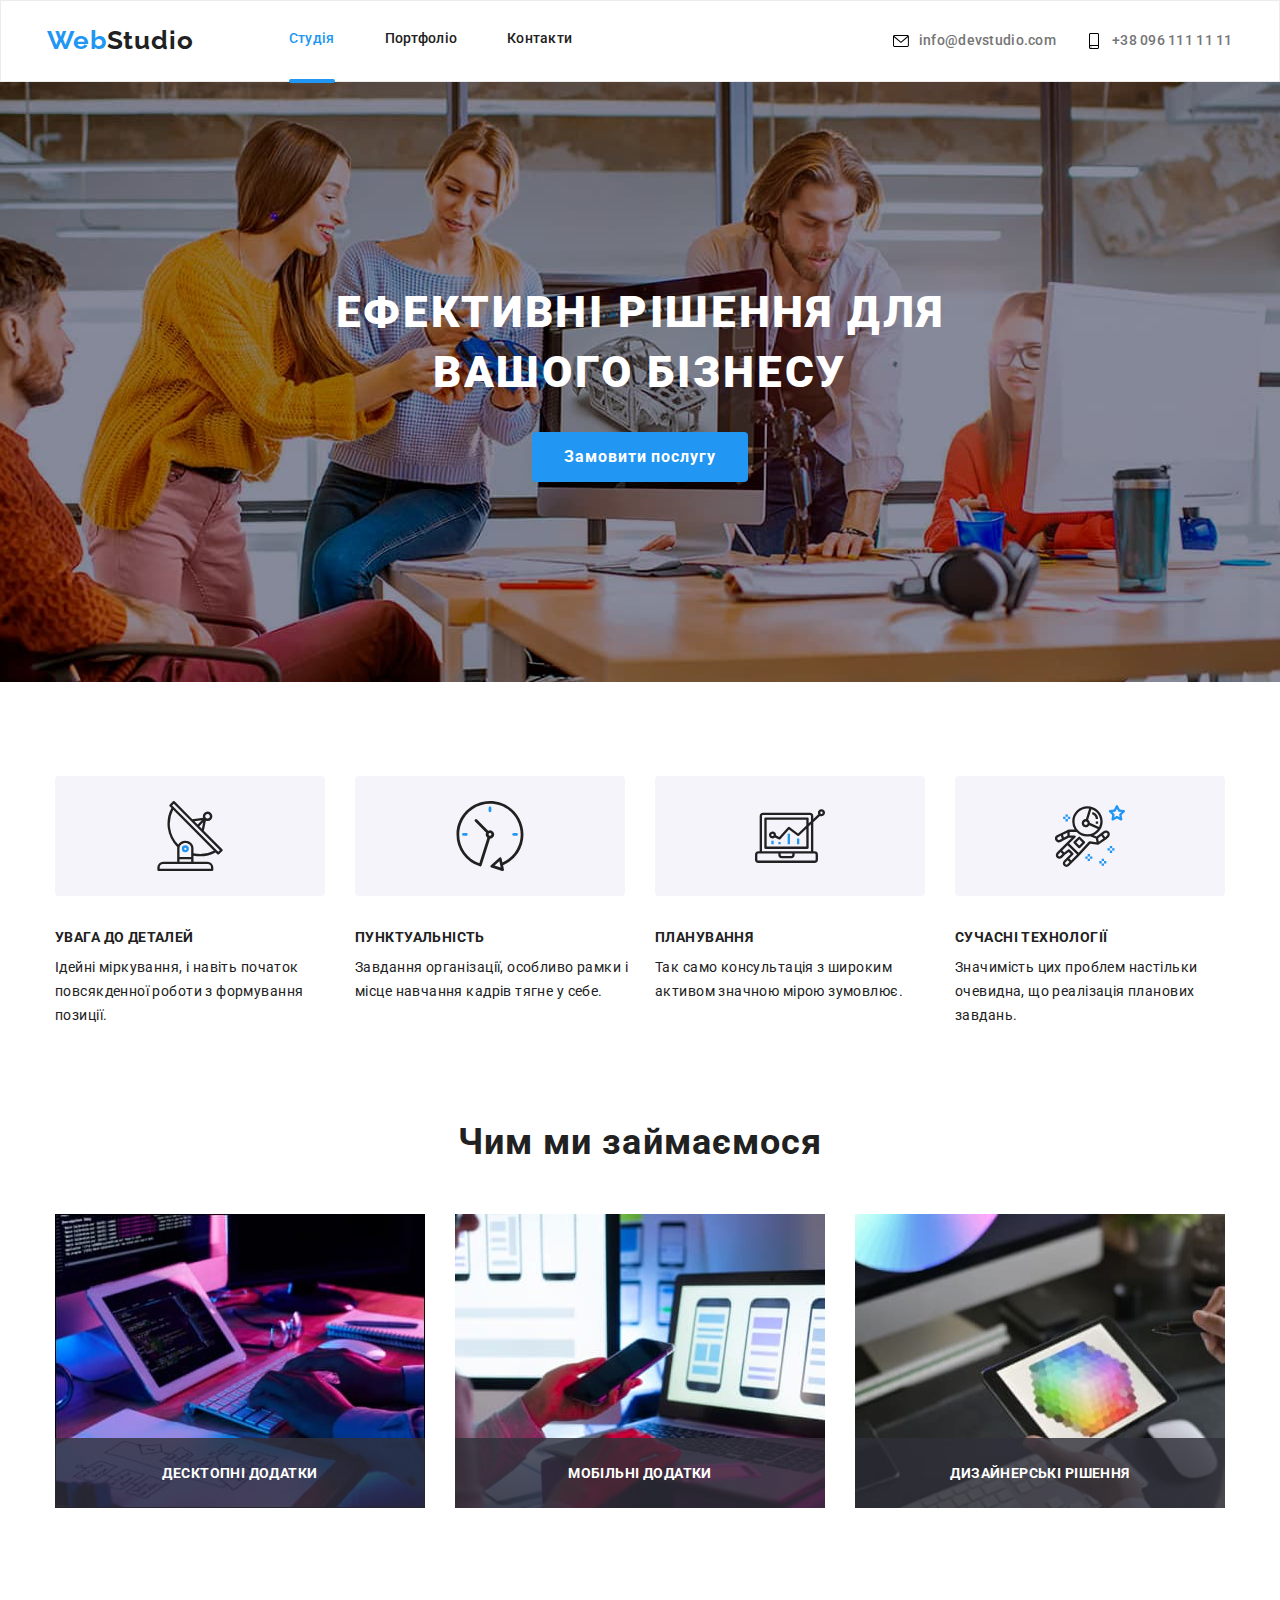
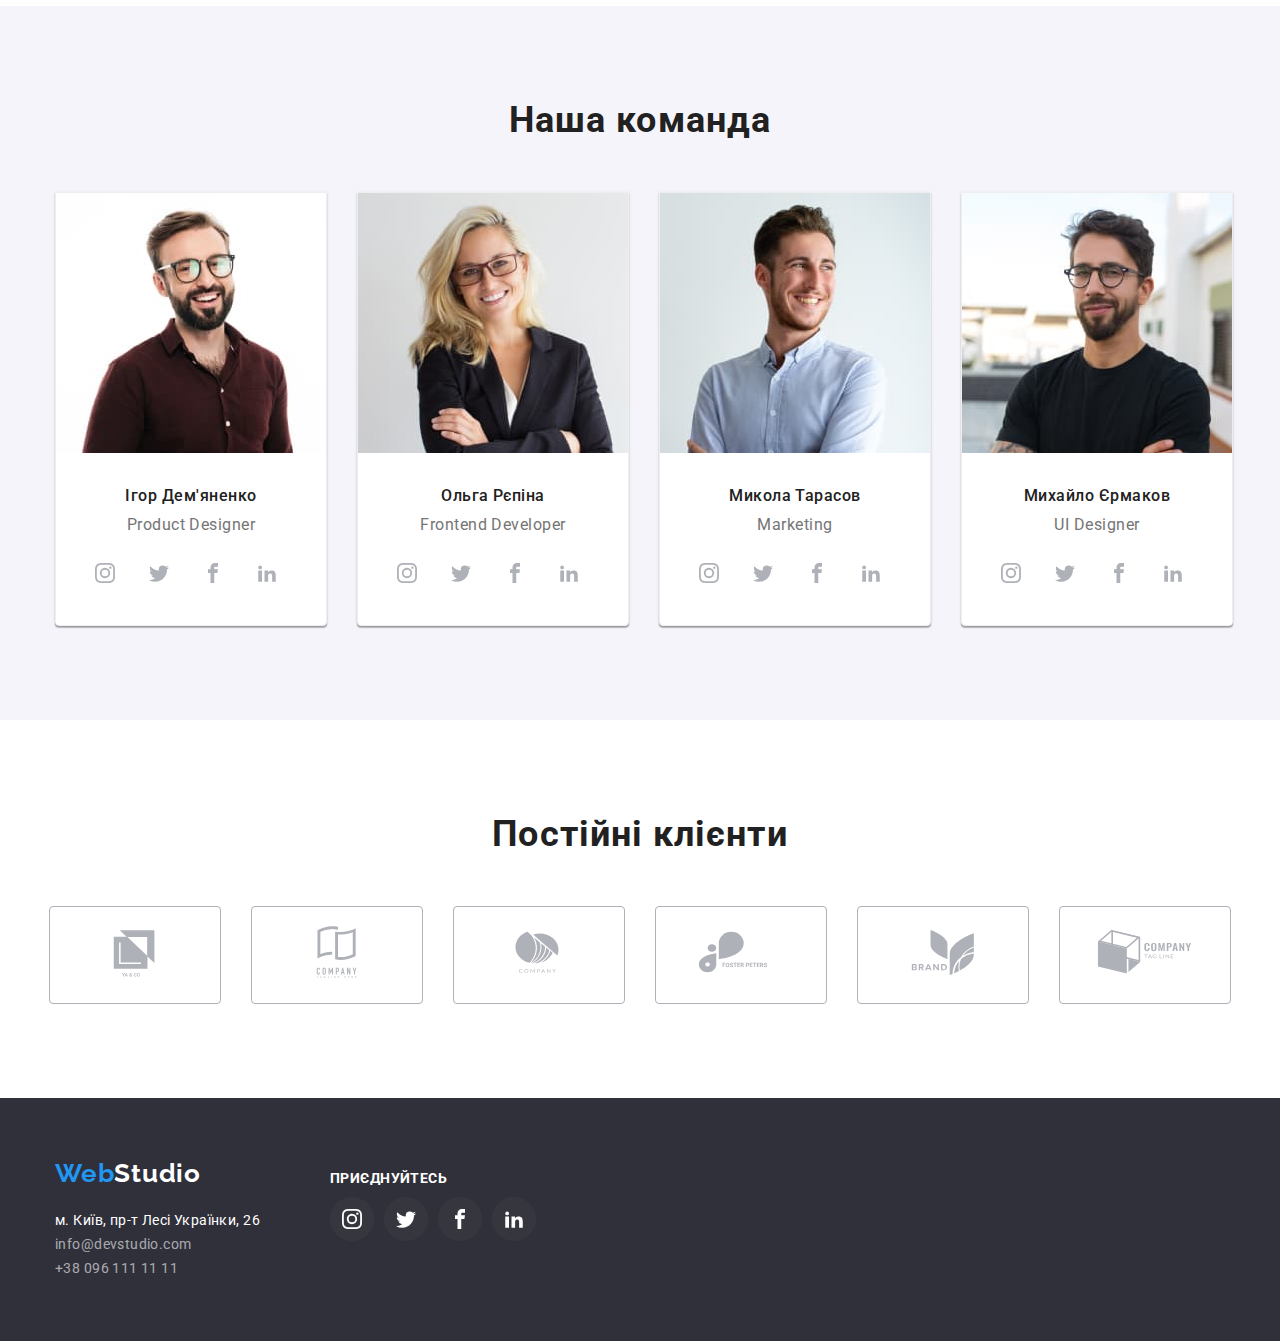
<file: index.html>
<!DOCTYPE html>
<html lang="uk">

<head>
  <meta charset="UTF-8" />
  <meta http-equiv="X-UA-Compatible" content="IE=edge" />
  <meta name="viewport" content="width=device-width, initial-scale=1.0" />
  <title>Студія</title>
  <link rel="preconnect" href="https://fonts.googleapis.com" />
  <link rel="preconnect" href="https://fonts.gstatic.com" crossorigin />
  <link href="https://fonts.googleapis.com/css2?family=Raleway:wght@700&family=Roboto:wght@400;500;700;900&display=swap"
    rel="stylesheet" />
  <link rel="stylesheet" href="https://cdnjs.cloudflare.com/ajax/libs/modern-normalize/1.1.0/modern-normalize.min.css">
  <link rel="stylesheet" href="./styles/styles.css" />

<body class="page">
  <!--Шапка-->
  <header class="page-header">
    <div class="container main-nav">
      <a href="/" class="logo"><span class="web-logo">Web</span>Studio</a>
      <nav class="site-nav">
        <ul class="site-nav-list">
          <li class="href"><a href="./index.html" class="link link-nav link-item">Студія</a></li>
          <li class="href"><a href="./portfolio.html" class="link link-nav">Портфоліо</a></li>
          <li class="href"><a href="#" class="link link-nav">Контакти</a></li>
        </ul>
      </nav>

      <nav class="contacts-nav">
        <ul class="contacts-nav-list">
          <li class="contact-nav">
            <a href="mailto:info@devstudio.com" class="link link-mail">
              <svg class="contact-button">
                <use href="./img/icons.svg#icon-letter">
                </use>
              </svg>info@devstudio.com</a>
          </li>
          <li class="contact-nav">
            <a href="tel:+380961111111" class="link link-tel">
              <svg class="contact-button">
                <use href="./img/icons.svg#icon-smartphone">
                </use>
              </svg>+38 096 111 11 11</a>
          </li>
        </ul>
      </nav>
    </div>

  </header>
  <main>
    <div>
      <!--Ефективність-->
      <section class="hero section-hero overlay">
        <h1 class="hero-title">ЕФЕКТИВНІ РІШЕННЯ ДЛЯ <br>ВАШОГО БІЗНЕСУ<br /></h1>
        <button data-modal-open type="button" class="button main-btn">Замовити послугу</button>
      </section>
    </div>

    <!--Переваги-->
    <section class="section">
      <div class="container">
        <h2 class="visually-hidden">Переваги</h2>
        <ul class="feature-list">
          <li class="feature-item">
            <svg class="feature-icon">
              <use href="./img/icons.svg#icon-antenna"></use>
            </svg>
            <h3 class="title">УВАГА ДО ДЕТАЛЕЙ</h3>
            <p class="feature">
              Ідейні міркування, і навіть початок повсякденної роботи з
              формування позиції.
            </p>
          </li>
          <li class="feature-item">
            <svg class="feature-icon">
              <use href="./img/icons.svg#icon-clock"></use>
            </svg>
            <h3 class="title">ПУНКТУАЛЬНІСТЬ</h3>
            <p class="feature">
              Завдання організації, особливо рамки і місце навчання кадрів тягне
              у себе.
            </p>
          </li>
          <li class="feature-item">
            <svg class="feature-icon">
              <use href="./img/icons.svg#icon-diagram"></use>
            </svg>
            <h3 class="title">ПЛАНУВАННЯ</h3>
            <p class="feature">
              Так само консультація з широким активом значною мірою зумовлює.
            </p>
          </li>
          <li class="feature-item">
            <svg class="feature-icon">
              <use href="./img/icons.svg#icon-astronaut"></use>
            </svg>
            <h3 class="title">СУЧАСНІ ТЕХНОЛОГІЇ</h3>
            <p class="feature">
              Значимість цих проблем настільки очевидна, що реалізація планових
              завдань.
            </p>
          </li>
        </ul>
      </div>
    </section>
    <!--Чим займаємося-->
    <section class="section-item">
      <div class="container">
        <h2 class="title-main">Чим ми займаємося</h2>
        <ul class="img-list">
          <li class="picture">
            <div class="app"><img src="./img/box1.jpg" alt="work hard" width="370" />
              <p class="product-action">Десктопні додатки</p>
            </div>
          </li>
          <li class="picture">
            <div class="app"><img src="./img/box2.jpg" alt="adaptation" width="370" />
              <p class="product-action">Мобільні додатки</p>
            </div>
          </li>
          <li class="picture">
            <div class="app"><img src="./img/box3.jpg" alt="paint" width="370" />
              <p class="product-action">Дизайнерські рішення</p>
            </div>
          </li>
        </ul>
      </div>

    </section>
    <!--Герої-->
    <section class="section section-team">
      <div class="container">
        <h2 class="title-main">Наша команда</h2>
        <ul class="team-list flex-team-list">
          <li class="flex-team">
            <img src="./img/img1.jpg" alt="Ігор Дем'яненко" width="270" />
            <h3 class="title-team">Ігор Дем'яненко</h3>
            <p class="position">Product Designer</p>
            <ul class="actions">
              <li><button class="icons"><svg class="button-icon">
                    <use href="./img/icons.svg#icon-instagram"></use>
                  </svg></button></li>
              <li><button class="icons"><svg class="button-icon">
                    <use href="./img/icons.svg#icon-twitter"></use>
                  </svg></button></li>
              <li><button class="icons"><svg class="button-icon">
                    <use href="./img/icons.svg#icon-facebook"></use>
                  </svg></button></li>
              <li><button class="icons"><svg class="button-icon">
                    <use href="./img/icons.svg#icon-linkedin2"></use>
                  </svg></button></li>
            </ul>
          </li>
          <li class="flex-team">
            <img src="./img/img2.jpg" alt="Ольга Рєпіна" width="270" />
            <h3 class="title-team">Ольга Рєпіна</h3>
            <p class="position">Frontend Developer</p>
            <ul class="actions">
              <li><button class="icons"><svg class="button-icon">
                    <use href="./img/icons.svg#icon-instagram"></use>
                  </svg></button></li>
              <li><button class="icons"><svg class="button-icon">
                    <use href="./img/icons.svg#icon-twitter"></use>
                  </svg></button></li>
              <li><button class="icons"><svg class="button-icon">
                    <use href="./img/icons.svg#icon-facebook"></use>
                  </svg></button></li>
              <li><button class="icons"><svg class="button-icon">
                    <use href="./img/icons.svg#icon-linkedin2"></use>
                  </svg></button></li>
            </ul>
          </li>
          <li class="flex-team">
            <img src="./img/img3.jpg" alt="Микола Тарасов" width="270" />
            <h3 class="title-team">Микола Тарасов</h3>
            <p class="position">Marketing</p>
            <ul class="actions">
              <li><button class="icons"><svg class="button-icon">
                    <use href="./img/icons.svg#icon-instagram"></use>
                  </svg></button></li>
              <li><button class="icons"><svg class="button-icon">
                    <use href="./img/icons.svg#icon-twitter"></use>
                  </svg></button></li>
              <li><button class="icons"><svg class="button-icon">
                    <use href="./img/icons.svg#icon-facebook"></use>
                  </svg></button></li>
              <li><button class="icons"><svg class="button-icon">
                    <use href="./img/icons.svg#icon-linkedin2"></use>
                  </svg></button></li>
            </ul>
          </li>
          <li class="flex-team">
            <img src="./img/img4.jpg" alt="Михайло Єрмаков" width="270" />
            <h3 class="title-team">Михайло Єрмаков</h3>
            <p class="position">UI Designer</p>
            <ul class="actions">
              <li><button class="icons"><svg class="button-icon">
                    <use href="./img/icons.svg#icon-instagram"></use>
                  </svg></button></li>
              <li><button class="icons"><svg class="button-icon">
                    <use href="./img/icons.svg#icon-twitter"></use>
                  </svg></button></li>
              <li><button class="icons"><svg class="button-icon">
                    <use href="./img/icons.svg#icon-facebook"></use>
                  </svg></button></li>
              <li><button class="icons"><svg class="button-icon">
                    <use href="./img/icons.svg#icon-linkedin2"></use>
                  </svg></button></li>
            </ul>
          </li>
        </ul>
      </div>
    </section>
    <section class="section">
      <div>
        <h2 class="title-main">Постійні клієнти</h2>
        <ul class="client-flex-list">
          <li class="client-flex">
            <button class="client">
              <svg class="client-item">
                <use href="./img/icons.svg#icon-client1"></use>
              </svg>
            </button>
          </li>
          <li class="client-flex">
            <button class="client">
              <svg class="client-item">
                <use href="./img/icons.svg#icon-client2"></use>
              </svg>
            </button>
          </li>
          <li class="client-flex">
            <button class="client">
              <svg class="client-item">
                <use href="./img/icons.svg#icon-client3"></use>
              </svg>
            </button>
          </li>
          <li class="client-flex">
            <button class="client">
              <svg class="client-item">
                <use href="./img/icons.svg#icon-client4"></use>
              </svg>
            </button>
          </li>
          <li class="client-flex">
            <button class="client">
              <svg class="client-item">
                <use href="./img/icons.svg#icon-client5"></use>
              </svg>
            </button>
          </li>
          <li class="client-flex">
            <button class="client">
              <svg class="client-item">
                <use href="./img/icons.svg#icon-client6"></use>
              </svg>
            </button>
          </li>
        </ul>
      </div>
    </section>
  </main>
  <!--Футер-->

  <footer class="footer">
    <div class="container container-footer">

      <div class="section-adress">
        <a href="/" class="logo-footer"><span class="web-logo-footer">Web</span>Studio</a>
        <address>
          <ul class="contact-list">
            <li>
              <a class="link link-adress" href="https://goo.gl/maps/u86BQ8VL1hd7ARaT9" target="_blank"
                rel="noopener noreferrer nofollow">м. Київ, пр-т Лесі Українки, 26</a>
            </li>
            <li>
              <a class="link link-contact" href="mailto:info@devstudio.com">info@devstudio.com</a>
            </li>
            <li>
              <a class="link link-contact" href="tel:+380961111111">+38 096 111 11 11</a>
            </li>
          </ul>
        </address>
      </div>
      <div class="social-media">
        <h2 class="title-social-media">приєднуйтесь</h2>
        <ul class="actions">
          <li><button class="btn-icon"><svg class="icon-footer">
                <use href="./img/icons.svg#icon-instagram"></use>
              </svg></button></li>
          <li><button class="btn-icon"><svg class="icon-footer">
                <use href="./img/icons.svg#icon-twitter"></use>
              </svg></button></li>
          <li><button class="btn-icon"><svg class="icon-footer">
                <use href="./img/icons.svg#icon-facebook"></use>
              </svg></button></li>
          <li><button class="btn-icon"><svg class="icon-footer">
                <use href="./img/icons.svg#icon-linkedin2"></use>
              </svg></button></li>
        </ul>
      </div>

    </div>
  </footer>
  <div data-modal class="backdrop is-hidden">
    <div class="modal">
      <p></p>
      <button data-modal-close class="closeModal btn-closeModal"><svg>
          <use href="./img/icons.svg#icon-close-black"></use>
        </svg></button>
    </div>
  </div>
  <script src="./js/modal.js"></script>
</body>

</html>
</file>
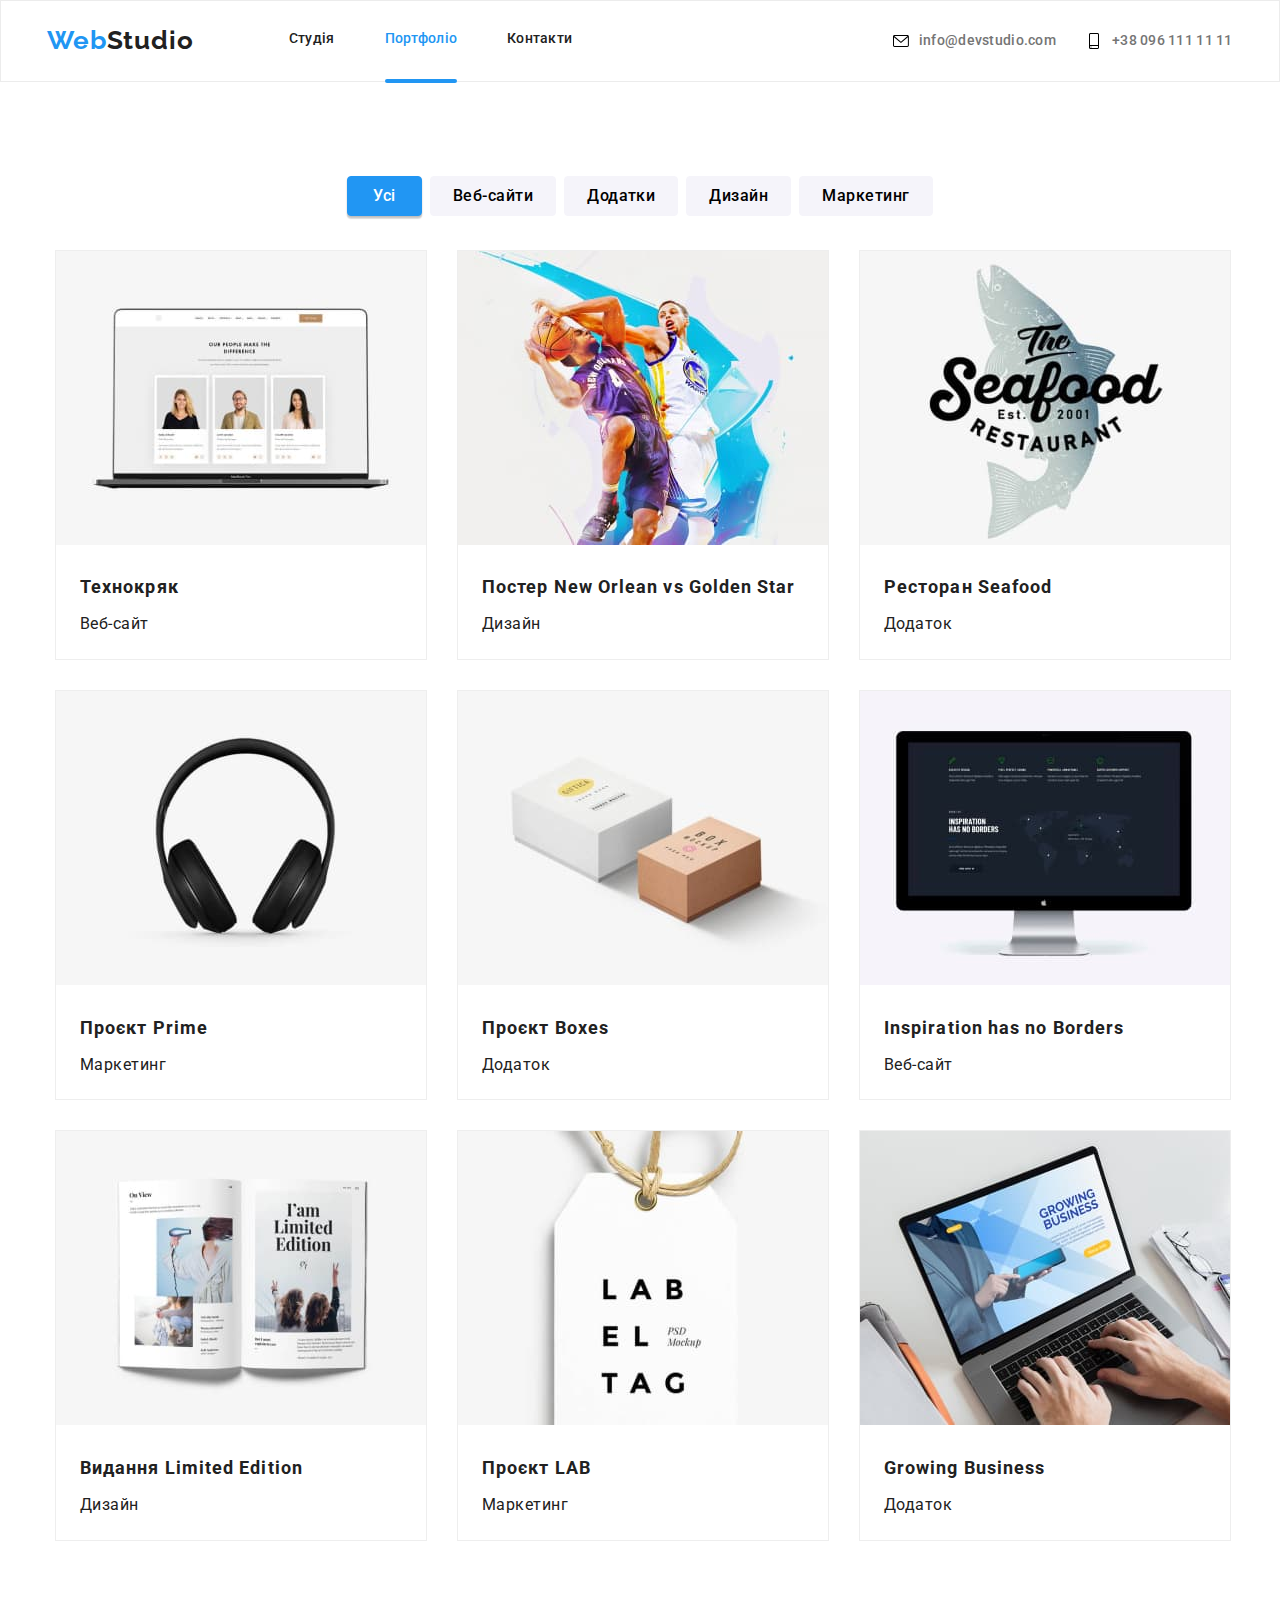
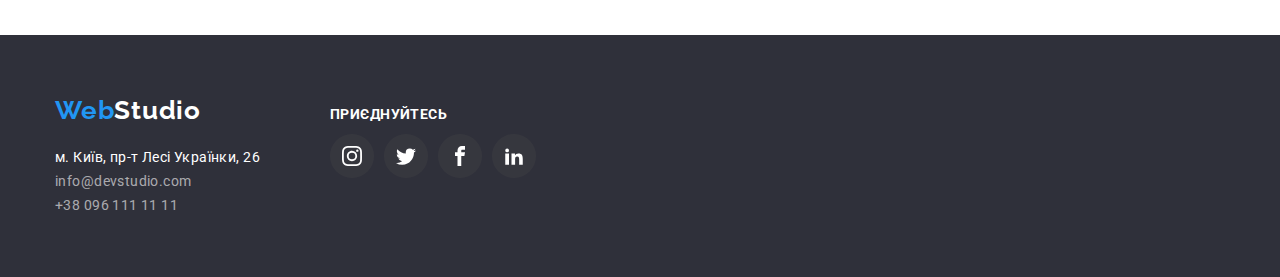
<file: portfolio.html>
<!DOCTYPE html>
<html lang="uk">

<head>
  <meta charset="UTF-8" />
  <meta http-equiv="X-UA-Compatible" content="IE=edge" />
  <meta name="viewport" content="width=device-width, initial-scale=1.0" />
  <title>Портфоліо</title>
  <link rel="preconnect" href="https://fonts.googleapis.com" />
  <link rel="preconnect" href="https://fonts.gstatic.com" crossorigin />
  <link href="https://fonts.googleapis.com/css2?family=Raleway:wght@700&family=Roboto:wght@400;500;700;900&display=swap"
    rel="stylesheet" />
  <link rel="stylesheet"
    href="https://cdnjs.cloudflare.com/ajax/libs/modern-normalize/1.1.0/modern-normalize.min.css" />
  <link rel="stylesheet" href="./styles/styles.css" />
</head>

<body class="page">
  <!--Шапка-->
  <header class="page-header">
    <div class="container main-nav">
      <a href="/" class="logo"><span class="web-logo">Web</span>Studio</a>
      <nav class="site-nav">
        <ul class="site-nav-list">
          <li class="href"><a href="./index.html" class="link link-nav">Студія</a></li>
          <li class="href"><a href="./portfolio.html" class="link link-nav link-item">Портфоліо</a></li>
          <li class="href"><a href="#" class="link link-nav">Контакти</a></li>
        </ul>
      </nav>

      <nav class="contacts-nav">
        <ul class="contacts-nav-list">
          <li class="contact-nav">
            <a href="mailto:info@devstudio.com" class="link link-mail">
              <svg class="contact-button">
                <use href="./img/icons.svg#icon-letter">
                </use>
              </svg>info@devstudio.com</a>
          </li>
          <li class="contact-nav">
            <a href="tel:+380961111111" class="link link-tel">
              <svg class="contact-button">
                <use href="./img/icons.svg#icon-smartphone">
                </use>
              </svg>+38 096 111 11 11</a>
          </li>
        </ul>
      </nav>
    </div>
  </header>
  <main>
    <section class="section">
      <div>
        <div>
          <div class="container">
            <h2 class="visually-hidden">
              <!--Перехід на проєкти-->
            </h2>
            <ul class="button-list">
              <li><button type="button" class="button btn-text btn-primary">Усі</button></li>
              <li>
                <button type="button" class="button btn-text btn-secondary">Веб-сайти</button>
              </li>
              <li>
                <button type="button" class="button btn-text btn-secondary">Додатки</button>
              </li>
              <li>
                <button type="button" class="button btn-text btn-secondary">Дизайн</button>
              </li>
              <li>
                <button type="button" class="button btn-text btn-secondary">Маркетинг</button>
              </li>
            </ul>
          </div>
          <!--Projects-->
          <div class="container">
            <h2 class="visually-hidden">
              <!--Фото проєктів-->
            </h2>
            <ul class="work-list flex-container">
              <li class="flex-element">
                <a>
                  <div class="portfolio-item"><img src="./img/portfolio1.jpg" alt="portfolio1" width="370" />
                    <p class="portfolio-action">Ресурс пропонує комплексні пропозиції з різним рівнем функціоналу та
                      сервісів. Все це дозволить відвідувачу отримати вичерпні відомості про компанію чи приватну особу.
                    </p>
                  </div>
                  <div class="flex-inside">
                    <h3 class="title-project">Технокряк</h3>
                    <p class="type">Веб-сайт</p>
                  </div>
                </a>
              </li>
              <li class="flex-element">
                <a>
                  <div class="portfolio-item"><img src="./img/portfolio2.jpg" alt="portfolio2" width="370" />
                    <p class="portfolio-action">Ресурс пропонує комплексні пропозиції з різним рівнем функціоналу та
                      сервісів. Все це дозволить відвідувачу отримати вичерпні відомості про компанію чи приватну особу.
                    </p>
                  </div>
                  <div class="flex-inside">
                    <h3 class="title-project">Постер New Orlean vs Golden Star</h3>
                    <p class="type">Дизайн</p>
                  </div>
                </a>
              </li>
              <li class="flex-element">
                <a>
                  <div class="portfolio-item"><img src="./img/portfolio3.jpg" alt="portfolio3" width="370" />
                    <p class="portfolio-action">Ресурс пропонує комплексні пропозиції з різним рівнем функціоналу та
                      сервісів. Все це дозволить відвідувачу отримати вичерпні відомості про компанію чи приватну особу.
                    </p>
                  </div>
                  <div class="flex-inside">
                    <h3 class="title-project">Ресторан Seafood</h3>
                    <p class="type">Додаток</p>
                  </div>
                </a>
              </li>
              <li class="flex-element">
                <a>
                  <div class="portfolio-item"><img src="./img/portfolio4.jpg" alt="portfolio4" width="370" />
                    <p class="portfolio-action">Ресурс пропонує комплексні пропозиції з різним рівнем функціоналу та
                      сервісів. Все це дозволить відвідувачу отримати вичерпні відомості про компанію чи приватну особу.
                    </p>
                  </div>
                  <div class="flex-inside">
                    <h3 class="title-project">Проєкт Prime</h3>
                    <p class="type">Маркетинг</p>
                  </div>
                </a>
              </li>
              <li class="flex-element">
                <a>
                  <div class="portfolio-item"><img src="./img/portfolio5.jpg" alt="portfolio5" width="370" />
                    <p class="portfolio-action">Ресурс пропонує комплексні пропозиції з різним рівнем функціоналу та
                      сервісів. Все це дозволить відвідувачу отримати вичерпні відомості про компанію чи приватну особу.
                    </p>
                  </div>
                  <div class="flex-inside">
                    <h3 class="title-project">Проєкт Boxes</h3>
                    <p class="type">Додаток</p>
                  </div>
                </a>
              </li>
              <li class="flex-element">
                <a>
                  <div class="portfolio-item"><img src="./img/portfolio6.jpg" alt="portfolio6" width="370" />
                    <p class="portfolio-action">Ресурс пропонує комплексні пропозиції з різним рівнем функціоналу та
                      сервісів. Все це дозволить відвідувачу отримати вичерпні відомості про компанію чи приватну особу.
                    </p>
                  </div>
                  <div class="flex-inside">
                    <h3 class="title-project">Inspiration has no Borders</h3>
                    <p class="type">Веб-сайт</p>
                  </div>
                </a>
              </li>
              <li class="flex-element">
                <a>
                  <div class="portfolio-item"><img src="./img/portfolio7.jpg" alt="portfolio7" width="370" />
                    <p class="portfolio-action">Ресурс пропонує комплексні пропозиції з різним рівнем функціоналу та
                      сервісів. Все це дозволить відвідувачу отримати вичерпні відомості про компанію чи приватну особу.
                    </p>
                  </div>
                  <div class="flex-inside">
                    <h3 class="title-project">Видання Limited Edition</h3>
                    <p class="type">Дизайн</p>
                  </div>
                </a>
              </li>
              <li class="flex-element">
                <a>
                  <div class="portfolio-item"><img src="./img/portfolio8.jpg" alt="portfolio8" width="370" />
                    <p class="portfolio-action">Ресурс пропонує комплексні пропозиції з різним рівнем функціоналу та
                      сервісів. Все це дозволить відвідувачу отримати вичерпні відомості про компанію чи приватну особу.
                    </p>
                  </div>
                  <div class="flex-inside">
                    <h3 class="title-project">Проєкт LAB</h3>
                    <p class="type">Маркетинг</p>
                  </div>
                </a>
              </li>
              <li class="flex-element">
                <a>
                  <div class="portfolio-item"><img src="./img/portfolio9.jpg" alt="portfolio9" width="370" />
                    <p class="portfolio-action">Ресурс пропонує комплексні пропозиції з різним рівнем функціоналу та
                      сервісів. Все це дозволить відвідувачу отримати вичерпні відомості про компанію чи приватну особу.
                    </p>
                  </div>
                  <div class="flex-inside">
                    <h3 class="title-project">Growing Business</h3>
                    <p class="type">Додаток</p>
                  </div>
                </a>
              </li>
            </ul>
          </div>
        </div>
    </section>
    </div>

  </main>
  <!--Футер-->

  <footer class="footer">
    <div class="container container-footer">

      <div class="section-adress">
        <a href="/" class="logo-footer"><span class="web-logo-footer">Web</span>Studio</a>
        <address>
          <ul class="contact-list">
            <li>
              <a class="link link-adress" href="https://goo.gl/maps/u86BQ8VL1hd7ARaT9" target="_blank"
                rel="noopener noreferrer nofollow">м. Київ, пр-т Лесі Українки, 26</a>
            </li>
            <li>
              <a class="link link-contact" href="mailto:info@devstudio.com">info@devstudio.com</a>
            </li>
            <li>
              <a class="link link-contact" href="tel:+380961111111">+38 096 111 11 11</a>
            </li>
          </ul>
        </address>
      </div>
      <div class="social-media">
        <h2 class="title-social-media">приєднуйтесь</h2>
        <ul class="actions">
          <li><button class="btn-icon"><svg class="icon-footer">
                <use href="./img/icons.svg#icon-instagram"></use>
              </svg></button></li>
          <li><button class="btn-icon"><svg class="icon-footer">
                <use href="./img/icons.svg#icon-twitter"></use>
              </svg></button></li>
          <li><button class="btn-icon"><svg class="icon-footer">
                <use href="./img/icons.svg#icon-facebook"></use>
              </svg></button></li>
          <li><button class="btn-icon"><svg class="icon-footer">
                <use href="./img/icons.svg#icon-linkedin2"></use>
              </svg></button></li>
        </ul>
      </div>
  </footer>
</body>

</html>
</file>
<file: styles/styles.css>
.page {
    background-color: #ffffff;
    color: #212121;
    font-family: Roboto, Raleway, sans-serif;
}

.visually-hidden {
    position: absolute;
    white-space: nowrap;
    width: 1px;
    height: 1px;
    overflow: hidden;
    border: 0;
    padding: 0;
    clip: rect(0 0 0 0);
    clip-path: inset(50%);
    margin: -1px;
    margin-top: 0;
}

/*логотип текст хедер-футер*/
.logo {
    font-family: Raleway;
    color: #212121;
    font-weight: 700;
    font-size: 26px;
    line-height: 1.19;
    letter-spacing: 0.03em;
    margin-top: 24px;
    margin-bottom: 25px;
    transition-property: color;
    transition-duration: 250ms;
    transition-timing-function: cubic-bezier(0.4, 0, 0.2, 1);
}

.logo-footer {
    margin-top: 0;
    margin-bottom: 0;
    font-family: Raleway;
    color: #ffffff;
    font-weight: 700;
    font-size: 26px;
    line-height: 1.19;
    letter-spacing: 0.03em;
    transition-property: color;
    transition-duration: 250ms;
    transition-timing-function: cubic-bezier(0.4, 0, 0.2, 1);
}

.logo-footer:hover,
.web-logo,
.web-logo-footer,
.logo:hover {
    color: #2196f3;
}

/*шрифты*/
.site-nav-list,
.contacts-nav-list {
    font-weight: 500;
    font-size: 14px;
    line-height: 1.14;
    letter-spacing: 0.02em;
    transition-property: color;
    transition-duration: 250ms;
    transition-timing-function: cubic-bezier(0.4, 0, 0.2, 1);
}

.contact-list {
    font-size: 14px;
    line-height: 1.71;
    letter-spacing: 0.03em;
    transition-property: color;
    transition-duration: 250ms;
    transition-timing-function: cubic-bezier(0.4, 0, 0.2, 1);
}

.title {
    margin-top: 0;
    margin-bottom: 10px;
    font-weight: 700;
    font-size: 14px;
    line-height: 1.14;
    letter-spacing: 0.03em;
    text-transform: uppercase;
}

.title-main {
    margin-top: 0;
    margin-bottom: 50px;
    font-weight: 700;
    font-size: 36px;
    line-height: 1.16;
    text-align: center;
    letter-spacing: 0.03em;
}

.title-team {
    margin-top: 30px;
    margin-bottom: 10px;
    font-weight: 500;
    font-size: 16px;
    line-height: 1.18;
    text-align: center;
    letter-spacing: 0.03em;
}

.position {
    margin-top: 0;
    margin-bottom: 16px;
    font-size: 16px;
    line-height: 1.18;
    text-align: center;
    letter-spacing: 0.03em;
}

.feature,
.contact-list {
    margin-top: 0;
    margin-bottom: 0;
    font-size: 14px;
    line-height: 1.71;
    letter-spacing: 0.03em;
    font-style: normal;
}

.link-nav,
.link-mail,
.link-tel {
    font-weight: 500;
    font-size: 14px;
    line-height: 1.14;
    letter-spacing: 0.02em;
}

.btn-text {
    font-weight: 500;
    font-size: 16px;
    line-height: 1.62;
    text-align: center;
    letter-spacing: 0.03em;
}

.title-project {
    margin-top: 20px;
    margin-bottom: 4px;
    font-weight: 700;
    font-size: 18px;
    line-height: 2;
    letter-spacing: 0.06em;
}

.type {
    margin-top: 0;
    margin-bottom: 0;
    font-size: 16px;
    line-height: 1.87;
    letter-spacing: 0.03em;
}

/*точки в списке и подчеркивание в ссылках*/
ul {
    padding: 0;
    margin: 0;
    list-style: none;
}

a {
    text-decoration: none;
}

/*фокус и выделение в хедер и футер*/
.site-nav .link:hover,
.site-nav .link:focus,
.contacts-nav .link:hover,
.contacts-nav .link:focus,
.contact-list .link:hover,
.contact-list .link:focus {
    color: #2196f3;
    transition-property: color;
    transition-duration: 250ms;
    transition-timing-function: cubic-bezier(0.4, 0, 0.2, 1);
}

.contact-list .link:active,
.contacts-nav .link:active {
    color: red;
}

.link-contact {
    color: rgba(255, 255, 255, 0.6);
    transition-property: color;
    transition-duration: 250ms;
    transition-timing-function: cubic-bezier(0.4, 0, 0.2, 1);
}

.link-tel {
    color: #757575;
    transition-property: #757575;
    transition-duration: 250ms;
    transition-timing-function: cubic-bezier(0.4, 0, 0.2, 1);
}

.link-mail {
    color: #2196f3;
    transition-property: #757575;
    transition-duration: 250ms;
    transition-timing-function: cubic-bezier(0.4, 0, 0.2, 1);
}

.link-nav {
    color: #212121;
    transition-property: color;
    transition-duration: 250ms;
    transition-timing-function: cubic-bezier(0.4, 0, 0.2, 1);
}

.position {
    color: #757575;
}

/*hero*/
.hero {
    display: block;
    background-color: #2f303a;
    text-align: center;

    padding-bottom: 200px;
}

.hero-title {
    margin-top: 0;
    margin-bottom: 30px;
    font-weight: 900;
    font-size: 44px;
    line-height: 60px;
    text-align: center;
    letter-spacing: 0.06em;
    text-transform: uppercase;
}

.section-hero {
    padding-top: 200px;
    padding-bottom: 200px;
}

.hero-title,
.link-adress {
    color: #ffffff;
}

/*кнопки*/
.button {
    cursor: pointer;
    transition-property: background-color;
    transition-duration: 250ms;
    transition-timing-function: cubic-bezier(0.4, 0, 0.2, 1);
}

.button:hover,
.button:focus {
    color: #ffffff;
    background-color: #2196f3;
}

.button:active {
    color: greenyellow;
}

.main-btn {
    background: #2196f3;
    color: #ffffff;
    font-weight: 700;
    font-size: 16px;
    line-height: 1.85;
    letter-spacing: 0.06em;
    padding: 10px 32px;
    border-radius: 4px;
    min-width: 216px;
    text-align: center;
    border: transparent;
}

.footer {
    margin-top: 0;
    margin-bottom: 0;
    background-color: #2f303a;
}

/*container*/
.container {
    margin-left: auto;
    margin-right: auto;
    padding-left: 15px;
    padding-right: 15px;
    width: 1200px;
    /*outline: 2px solid tomato;*/
}

.page-header {
    background-color: #ffffff;
    border: 1px solid #ececec;
    border-bottom: 1px solid #ececec;
}

.link-item {
    color: #2196f3;
}
.link-item:after {
    position: relative;
    content: '';
    display: block;
    max-width: 78px;
    height: 4px;
    bottom: -32px;
    padding: 0;
    background-color: #2196f3;
    border-radius: 2px;
}

/*section*/
.section-team {
    margin-top: 0;
    margin-bottom: 0;
}

.section {
    margin-top: 0;
    margin-bottom: 0;
    padding-top: 94px;
    padding-bottom: 94px;
}

.section-item {
    margin-top: 0;
    margin-bottom: 0;
    padding-top: 0;
    padding-bottom: 94px;
}

.projects {
    padding-bottom: 94px;
}

.footer {
    padding-top: 60px;
    padding-bottom: 60px;
}

.contact-list {
    margin-top: 20px;
    margin-bottom: 0;
}

.link-adress,
.link-contact {
    padding-top: 0;
    padding-bottom: 9px;
}

.site-nav-list,
.feature-list,
.img-list,
.button-list {
    display: flex;
}

.href {
    margin-right: 50px;
}

.button-list li {
    margin-top: 0;
    margin-right: 8px;
    margin-bottom: 34px;
}

.button-list {
    justify-content: center;
}

.button-list li:last-child {
    margin-right: 0;
}

.btn-primary {
    background-color: #2196f3;
    color: #ffffff;
    padding: 6px 25px;
    border-radius: 4px;
    min-width: 73px;
    border: 1px solid #2196f3;
    box-shadow: 0px 3px 1px rgba(0, 0, 0, 0.1), 0px 1px 2px rgba(0, 0, 0, 0.08),
        0px 2px 2px rgba(0, 0, 0, 0.12);
    transition-property: background-color;
    transition-duration: 250ms;
    transition-timing-function: cubic-bezier(0.4, 0, 0.2, 1);
}

.btn-secondary {
    background: #f5f4fa;
    border-radius: 4px;
    border: 1px solid #f5f4fa;
    min-width: 103px;
    padding: 6px 22px;
    transition-property: background-color;
    transition-duration: 250ms;
    transition-timing-function: cubic-bezier(0.4, 0, 0.2, 1);
}

.btn-primary:hover,
.btn-secondary:hover {
    border-color: #2196f3;
    box-shadow: 0px 3px 1px rgba(0, 0, 0, 0.1), 0px 1px 2px rgba(0, 0, 0, 0.08),
        0px 2px 2px rgba(0, 0, 0, 0.12);
    border-radius: 4px;
}

.site-nav-list .href:last-child {
    margin-right: 0;
}

.feature,
.picture {
    margin-top: 0;
    margin-right: 30px;
}

.picture:last-child,
.feature:last-child {
    margin-right: 0;
}

.contacts-nav-list {
    display: flex;
}

.contact-nav {
    margin-right: 30px;
}

.contact-nav:last-child {
    margin-right: 0;
}

.main-nav {
    display: flex;
    align-items: center;
    justify-content: space-around;
    width: 1218px;
}

.site-nav-list {
    margin-left: 93px;
}

.contacts-nav-list {
    margin-left: 318px;
}

/*portfolio*/
.flex-container {
    display: flex;
    flex-wrap: wrap;
    width: 1218px;
}

.flex-element {
    margin-right: 30px;
    margin-bottom: 30px;
    background: #ffffff;
    border: 1px solid #eeeeee;
    transition-property: #ffffff;
    transition-duration: 250ms;
    transition-timing-function: cubic-bezier(0.4, 0, 0.2, 1);
}

.flex-element:hover {
    background: #ffffff;
    border: 1px solid #eeeeee;
    box-shadow: 0px 1px 1px rgba(0, 0, 0, 0.12), 0px 4px 4px rgba(0, 0, 0, 0.06),
        1px 4px 6px rgba(0, 0, 0, 0.16);
    cursor: pointer;
}

.flex-element:nth-child(3n) {
    margin-right: 0;
}

.flex-element:nth-last-child(-n + 3) {
    margin-bottom: 0;
}

.flex-inside {
    margin: 20px 24px;
}

/*team*/
.flex-team-list {
    display: flex;
}

.flex-team {
    margin-right: 30px;
    background: #ffffff;
    border: 1px solid #eeeeee;
    border-radius: 0px 0px 4px 4px;
    box-shadow: 0px 1px 3px rgba(0, 0, 0, 0.12), 0px 1px 1px rgba(0, 0, 0, 0.14),
        0px 2px 1px rgba(0, 0, 0, 0.2);
}

.flex-team-list li:last-child {
    margin-right: 0;
}

.section-team {
    background-color: #f5f4fa;
}

/*footer*/
.container-footer {
    display: flex;
}

/*OVERLAY*/
.overlay {
    height: 600px;
    max-width: 1600px;
    margin-left: auto;
    margin-right: auto;
    background-color: #cccccc;
    background-image: linear-gradient(to right, #cccccc);
    background-image: url(../img/overlay.jpg);
    background-repeat: no-repeat;
    background-size: cover;
    background-position: center;
}

/*feature icon*/
.feature-item::before {
    display: block;
    padding: 0;
    fill: #afb1b8;
}

.feature-icon {
    background: #f5f4fa;
    border-radius: 4px;
    margin-bottom: 30px;
    margin-right: 30px;
    padding: 25px 100px;
    width: 270px;
    height: 120px;
    background-size: 70px;
    background-repeat: no-repeat;
    background-position: center;
    transition-property: #f5f4fa;
    transition-duration: 250ms;
    transition-timing-function: cubic-bezier(0.4, 0, 0.2, 1);
}

.feature-icon:hover {
    filter: drop-shadow(0px 4px 4px rgba(0, 0, 0, 0.25));
}

/*feature list icon*/
/*
.feature-item:nth-child(1)::before {
    background-image: url(/img/antenna.png);
}
.feature-item:nth-child(2)::before {
    background-image: url(/img/clock.png);
}
.feature-item:nth-child(3)::before {
    background-image: url(/img/diagram.png);
}
.feature-item:nth-child(4)::before {
    background-image: url(/img/astronaut.png);
}*/

/*clients*/
.section .client-flex-list {
    display: flex;
    justify-content: center;
}

.client-flex {
    padding: 0;
    fill: #afb1b8;
    margin-right: 30px;
}

.client-flex:last-child {
    margin-right: 0;
}

.client {
    background-color: #ffffff;
    border: 1px solid #afb1b8;
    border-radius: 4px;
    padding: 0;
    margin: 0;
    cursor: pointer;
}

.client:hover {
    background-color: #ffffff;
    border: 1px solid #2196f3;
    border-radius: 4px;
    fill: #2196f3;
}

.client-item {
    width: 170px;
    height: 92px;
    padding: 16px 32px;
    cursor: pointer;
    transition-property: rgba(33, 150, 243, 0.9);
    transition-duration: 250ms;
    transition-timing-function: cubic-bezier(0.4, 0, 0.2, 1);
}

.actions {
    display: flex;
    padding: 0;
    margin: 0;
    list-style: none;
    justify-content: center;
}

/*.actions .icon-insta {
    display: block;
    width: 44px;
    height: 44px;
    padding: 0;
    border: none;
    background-image: url(/img/icons.svg/instagram.svg);
    cursor: pointer;
    background-repeat: no-repeat;
    background-position: center;
}
.actions .icon-twit {
    display: block;
    width: 44px;
    height: 44px;
    padding: 0;
    border: none;
    background-image: url(/img/icons.svg/twitter.svg);
    cursor: pointer;
    background-repeat: no-repeat;
    background-position: center;
}
.actions .icon-face{
    display: block;
    width: 44px;
    height: 44px;
    padding: 0;
    border: none;
    background-image: url(/img/icons.svg/facebook.svg);
    cursor: pointer;
    background-repeat: no-repeat;
    background-position: center;
}
.actions .icon-linkedin {
    display: block;
    width: 44px;
    height: 44px;
    padding: 0;
    border: none;
    background-image: url(/img/icons.svg/linkedin.svg);
    cursor: pointer;
    background-repeat: no-repeat;
    background-position: center;
}*/

/*ICONS*/
.icons {
    padding: 0;
    border: none;
    margin-right: 10px;
    margin-bottom: 30px;
    background-color: #ffffff;
    fill: #afb1b8;
    width: 44px;
    height: 44px;
    border-radius: 50%;
    transition-property: #ffffff;
    transition-duration: 250ms;
    transition-timing-function: cubic-bezier(0.4, 0, 0.2, 1);
}

.icons:hover,
.btn-icon:hover {
    background-color: #2196f3;
    fill: #ffffff;
    border-radius: 50%;
}

.button-icon {
    width: 44px;
    height: 44px;
    padding: 12px;
    cursor: pointer;
}

.button-icon:active {
    fill: greenyellow;
}

/*CONTACTS HEADER*/
.contact-button {
    display: flex;
    justify-content: center;
    margin-right: 10px;
    padding-top: 34px;
    padding-bottom: 34px;
    padding: 0;
    border: none;
    max-width: 16px;
    max-height: 16px;
    background-color: #ffffff;
    cursor: pointer;
}

.link-mail,
.link-tel {
    display: flex;
    align-items: center;
    justify-content: space-around;
    color: #757575;
}

.link-tel:hover,
.link-mail:hover {
    fill: #2196f3;
}

.title-social-media {
    font-weight: 700;
    font-size: 14px;
    line-height: 16px;
    letter-spacing: 0.03em;
    text-transform: uppercase;
    color: #ffffff;
}

/*icons footer*/
.icon-footer {
    fill: #ffffff;
    width: 44px;
    height: 44px;
    padding: 12px;
    cursor: pointer;
}

.btn-icon {
    padding: 0;
    border: none;
    margin-right: 10px;
    margin-bottom: 30px;
    border-radius: 50% 50%;
    width: 44px;
    height: 44px;
    background: linear-gradient(0deg, rgba(0, 0, 0, 0.2), rgba(0, 0, 0, 0.2)),
        rgba(255, 255, 255, 0.1);
    transition-property: rgba(33, 150, 243, 0.9);
    transition-duration: 250ms;
    transition-timing-function: cubic-bezier(0.4, 0, 0.2, 1);
}

.social-media {
    display: inline-block;
    justify-content: center;
    margin-left: 70px;
}

.section-adress > .logo-footer {
    padding-bottom: 20px;
}

/*position picture*/

.product-action {
    display: flex;
    position: absolute;
    width: 370px;
    height: 70px;
    top: 224px;
    padding-top: 27px;
    padding-bottom: 27px;
    margin: 0;
    background-color: rgba(47, 48, 58, 0.8);
    justify-content: space-around;

    font-weight: 700;
    font-size: 14px;
    line-height: 16px;
    text-align: center;
    letter-spacing: 0.03em;
    text-transform: uppercase;
    color: #ffffff;
}

.app {
    position: relative;
}
/*portfolio*/
.portfolio-item {
    position: relative;
    overflow: hidden;
}

.portfolio-action {
    display: flex;
    content: '';
    position: absolute;
    width: 370px;
    height: 294px;
    padding: 0;
    margin: 0;
    top: 0;

    font-weight: 400;
    font-size: 18px;
    line-height: 28px;
    letter-spacing: 0.03em;
    color: #ffffff;
    padding: 63px 24px;
    background-color: rgba(33, 150, 243, 0.9);
}

.portfolio-action {
    transition-property: transform;
    transform: translateY(100%);
    transition: 250ms cubic-bezier(0.4, 0, 0.2, 1);
    opacity: 0;
}

.flex-element:hover .portfolio-action {
    transform: translateY(0);
    opacity: 1;
}

/*BACKDROP*/
.backdrop {
    position: fixed;
    top: 0;
    left: 0;
    width: 100%;
    height: 100%;
    background-color: rgba(0, 0, 0, 0.2);
    opacity: scale(0);
    transition: opacity 250ms cubic-bezier(0.4, 0, 0.2, 1);
}

.backdrop.is-hidden {
    opacity: 0;
    pointer-events: none;
}

.modal {
    position: absolute;
    top: 50%;
    left: 50%;
    transform: translate(-50%, -50%);
    min-width: 528px;
    min-height: 587px;
    background-color: #ffffff;
}

.closeModal {
    display: flex;
    position: absolute;
    align-items: center;
    top: 8px;
    right: 8px;
    width: 30px;
    height: 30px;
    padding: 6px;
    border-radius: 50%;
    color: #757575;
    border: 1px solid rgba(0, 0, 0, 0.1);
    background-color: #ffffff;
    cursor: pointer;
    transition-property: #ffffff;
    transition-duration: 250ms;
    transition-timing-function: cubic-bezier(0.4, 0, 0.2, 1);
}

.closeModal:hover {
    background-color: #ffffff;
    border: 1px solid #ff0000;
    fill: #ff0000;
}
</file>
